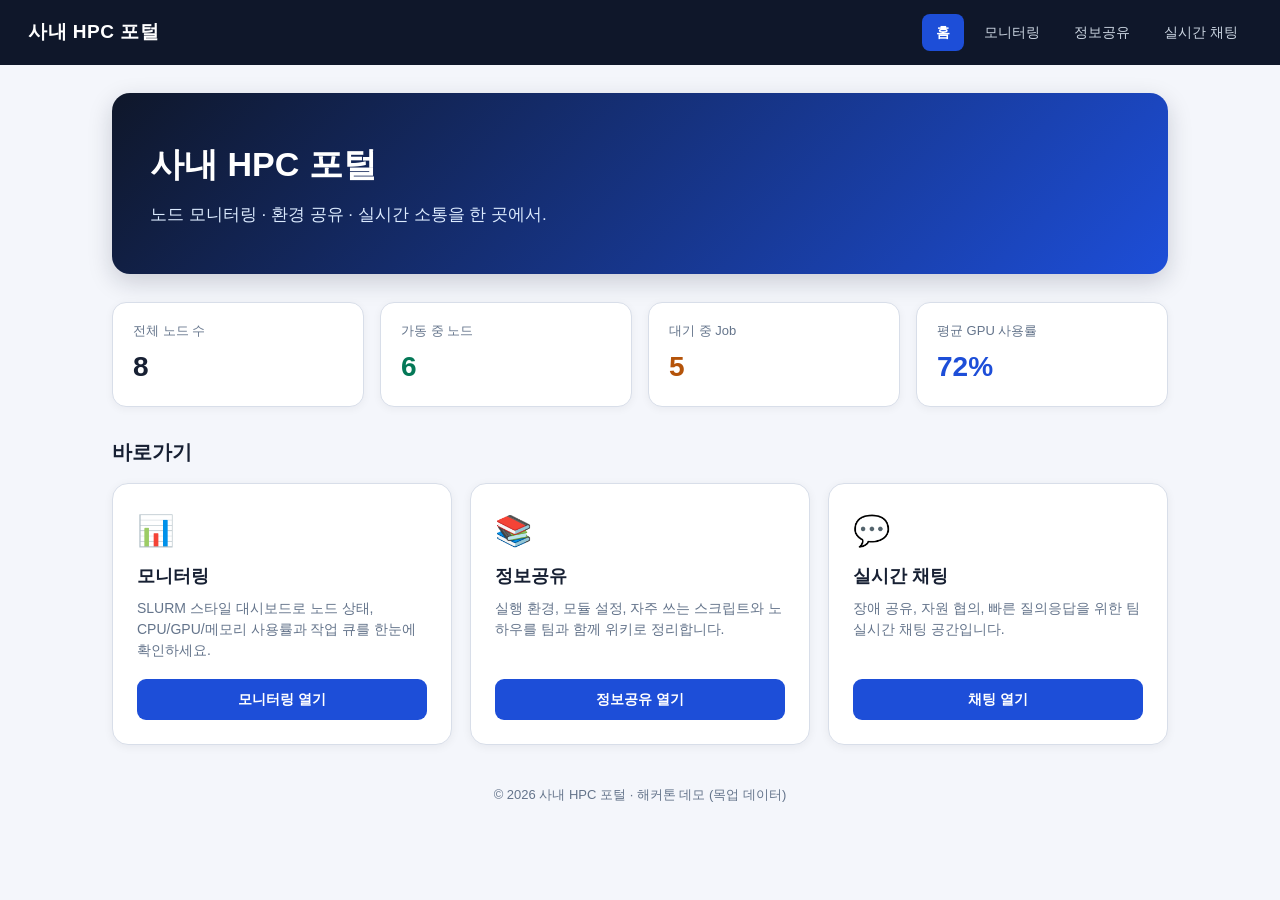
<file: 00_plan/dev_part/index.html>
<!DOCTYPE html>
<html lang="ko">
<head>
<meta charset="UTF-8">
<meta name="viewport" content="width=device-width, initial-scale=1.0">
<title>사내 HPC 포털 - 홈</title>
<style>
  :root{
    --bg:#f4f6fb; --paper:#ffffff; --ink:#172033; --muted:#64748b;
    --line:#d8dee9; --blue:#1d4ed8; --navy:#0f172a; --green:#047857;
    --orange:#b45309; --red:#b91c1c;
  }
  *{box-sizing:border-box;}
  body{
    margin:0; background:var(--bg); color:var(--ink);
    font-family:"Malgun Gothic","Apple SD Gothic Neo",Arial,sans-serif;
    line-height:1.5;
  }
  a{text-decoration:none;color:inherit;}
  .nav{
    background:var(--navy); color:#fff; display:flex; align-items:center;
    justify-content:space-between; padding:14px 28px; flex-wrap:wrap; gap:10px;
  }
  .nav .brand{font-size:19px;font-weight:700;letter-spacing:.5px;}
  .nav .menu{display:flex;gap:6px;flex-wrap:wrap;}
  .nav .menu a{
    padding:8px 14px;border-radius:8px;color:#cbd5e1;font-size:14px;
    transition:.15s;
  }
  .nav .menu a:hover{background:rgba(255,255,255,.1);color:#fff;}
  .nav .menu a.active{background:var(--blue);color:#fff;font-weight:600;}
  .wrap{max-width:1100px;margin:0 auto;padding:28px 22px 60px;}
  .hero{
    background:linear-gradient(135deg,#0f172a 0%,#1d4ed8 100%);
    color:#fff;border-radius:18px;padding:46px 38px;margin-bottom:28px;
    box-shadow:0 8px 24px rgba(15,23,42,.18);
  }
  .hero h1{margin:0 0 12px;font-size:34px;}
  .hero p{margin:0;font-size:17px;color:#dbeafe;}
  .kpi-row{display:grid;grid-template-columns:repeat(4,1fr);gap:16px;margin-bottom:30px;}
  .kpi{
    background:var(--paper);border:1px solid var(--line);border-radius:14px;
    padding:18px 20px;box-shadow:0 2px 8px rgba(15,23,42,.05);
  }
  .kpi .label{font-size:13px;color:var(--muted);margin-bottom:6px;}
  .kpi .value{font-size:28px;font-weight:700;}
  .kpi .value.green{color:var(--green);}
  .kpi .value.orange{color:var(--orange);}
  .kpi .value.blue{color:var(--blue);}
  .sec-title{font-size:20px;font-weight:700;margin:0 0 16px;}
  .cards{display:grid;grid-template-columns:repeat(3,1fr);gap:18px;}
  .card{
    background:var(--paper);border:1px solid var(--line);border-radius:16px;
    padding:24px;box-shadow:0 2px 10px rgba(15,23,42,.06);
    display:flex;flex-direction:column;
  }
  .card .ico{font-size:30px;margin-bottom:10px;}
  .card h3{margin:0 0 8px;font-size:18px;}
  .card p{margin:0 0 18px;color:var(--muted);font-size:14px;flex:1;}
  .btn{
    display:inline-block;text-align:center;background:var(--blue);color:#fff;
    padding:10px 16px;border-radius:9px;font-size:14px;font-weight:600;
    transition:.15s;
  }
  .btn:hover{background:#163fb8;}
  footer{text-align:center;color:var(--muted);font-size:13px;margin-top:40px;}
  @media(max-width:860px){
    .kpi-row{grid-template-columns:repeat(2,1fr);}
    .cards{grid-template-columns:1fr;}
    .hero h1{font-size:26px;}
  }
</style>
</head>
<body>
  <nav class="nav">
    <div class="brand">사내 HPC 포털</div>
    <div class="menu">
      <a href="index.html" class="active">홈</a>
      <a href="monitoring.html">모니터링</a>
      <a href="wiki.html">정보공유</a>
      <a href="chat.html">실시간 채팅</a>
    </div>
  </nav>

  <div class="wrap">
    <section class="hero">
      <h1>사내 HPC 포털</h1>
      <p>노드 모니터링 · 환경 공유 · 실시간 소통을 한 곳에서.</p>
    </section>

    <div class="kpi-row">
      <div class="kpi"><div class="label">전체 노드 수</div><div class="value">8</div></div>
      <div class="kpi"><div class="label">가동 중 노드</div><div class="value green">6</div></div>
      <div class="kpi"><div class="label">대기 중 Job</div><div class="value orange">5</div></div>
      <div class="kpi"><div class="label">평균 GPU 사용률</div><div class="value blue">72%</div></div>
    </div>

    <h2 class="sec-title">바로가기</h2>
    <div class="cards">
      <div class="card">
        <div class="ico">📊</div>
        <h3>모니터링</h3>
        <p>SLURM 스타일 대시보드로 노드 상태, CPU/GPU/메모리 사용률과 작업 큐를 한눈에 확인하세요.</p>
        <a class="btn" href="monitoring.html">모니터링 열기</a>
      </div>
      <div class="card">
        <div class="ico">📚</div>
        <h3>정보공유</h3>
        <p>실행 환경, 모듈 설정, 자주 쓰는 스크립트와 노하우를 팀과 함께 위키로 정리합니다.</p>
        <a class="btn" href="wiki.html">정보공유 열기</a>
      </div>
      <div class="card">
        <div class="ico">💬</div>
        <h3>실시간 채팅</h3>
        <p>장애 공유, 자원 협의, 빠른 질의응답을 위한 팀 실시간 채팅 공간입니다.</p>
        <a class="btn" href="chat.html">채팅 열기</a>
      </div>
    </div>

    <footer>© 2026 사내 HPC 포털 · 해커톤 데모 (목업 데이터)</footer>
  </div>
</body>
</html>
</file>
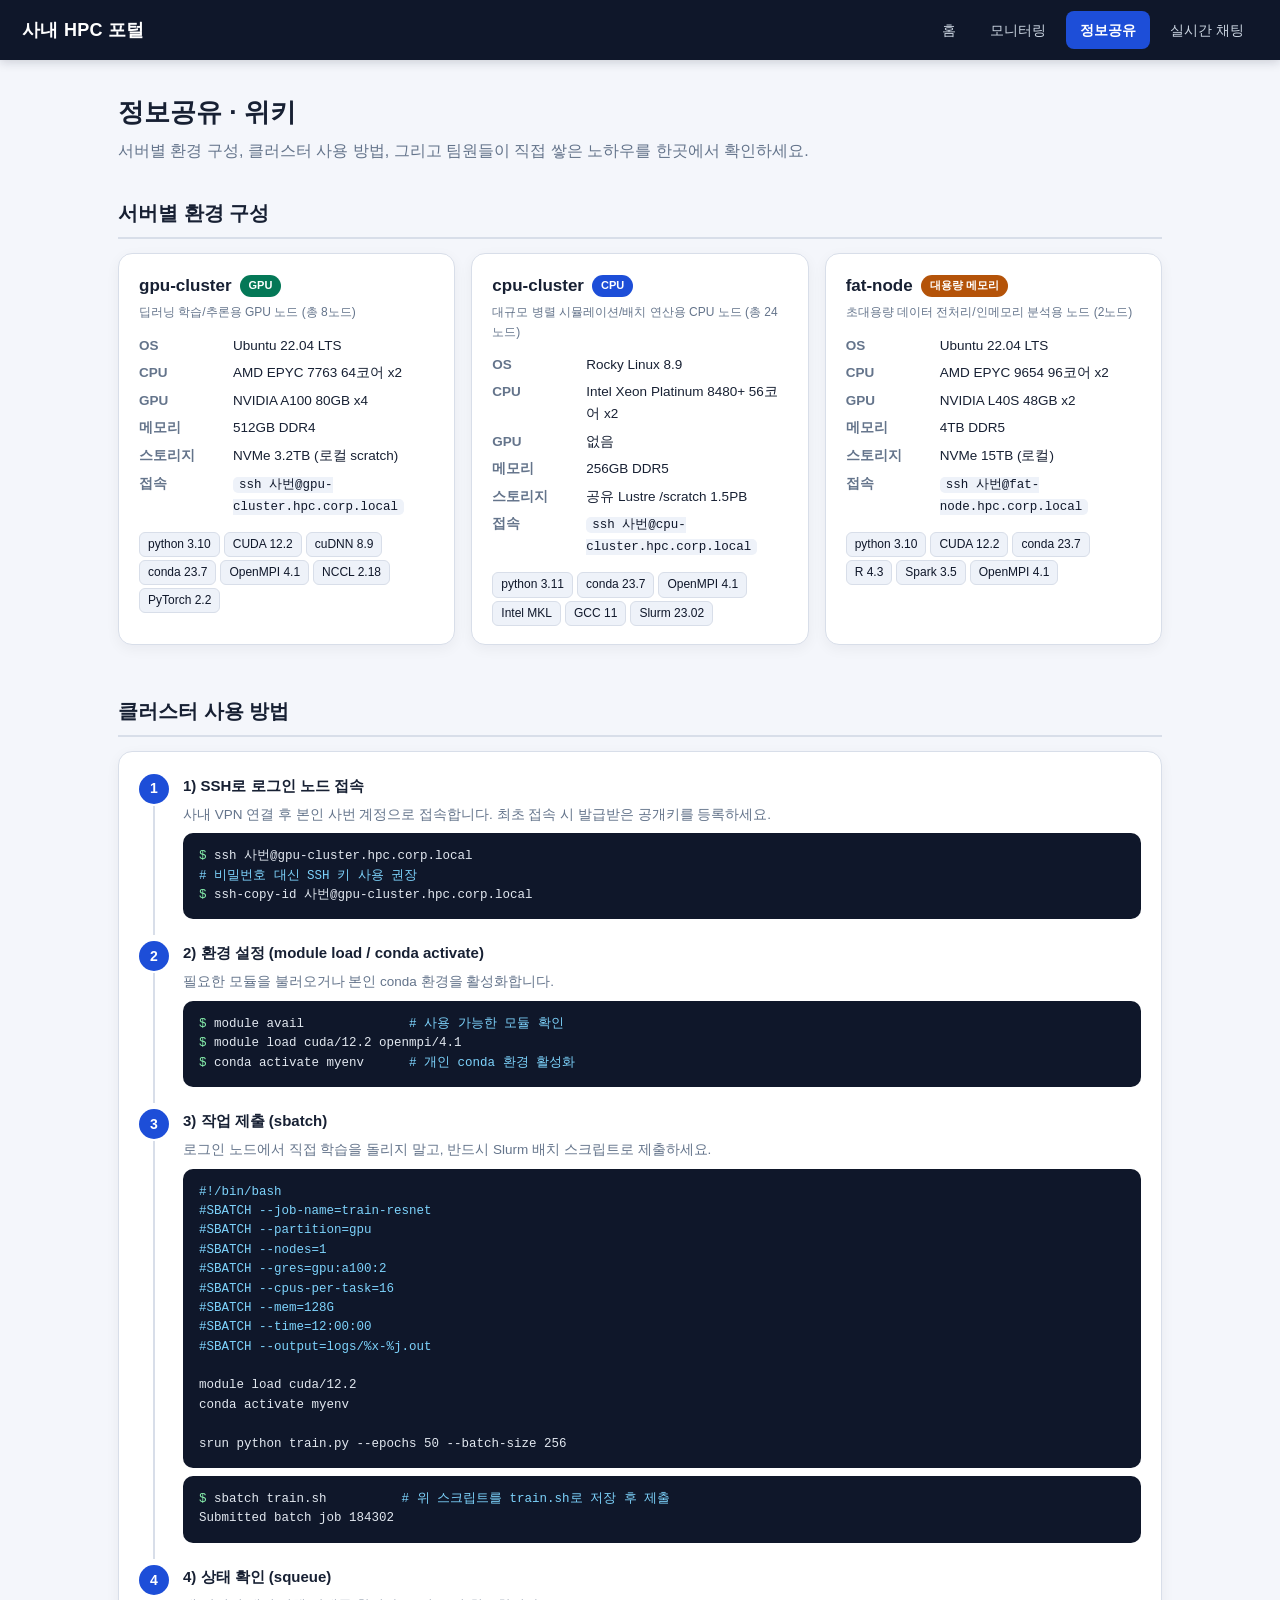
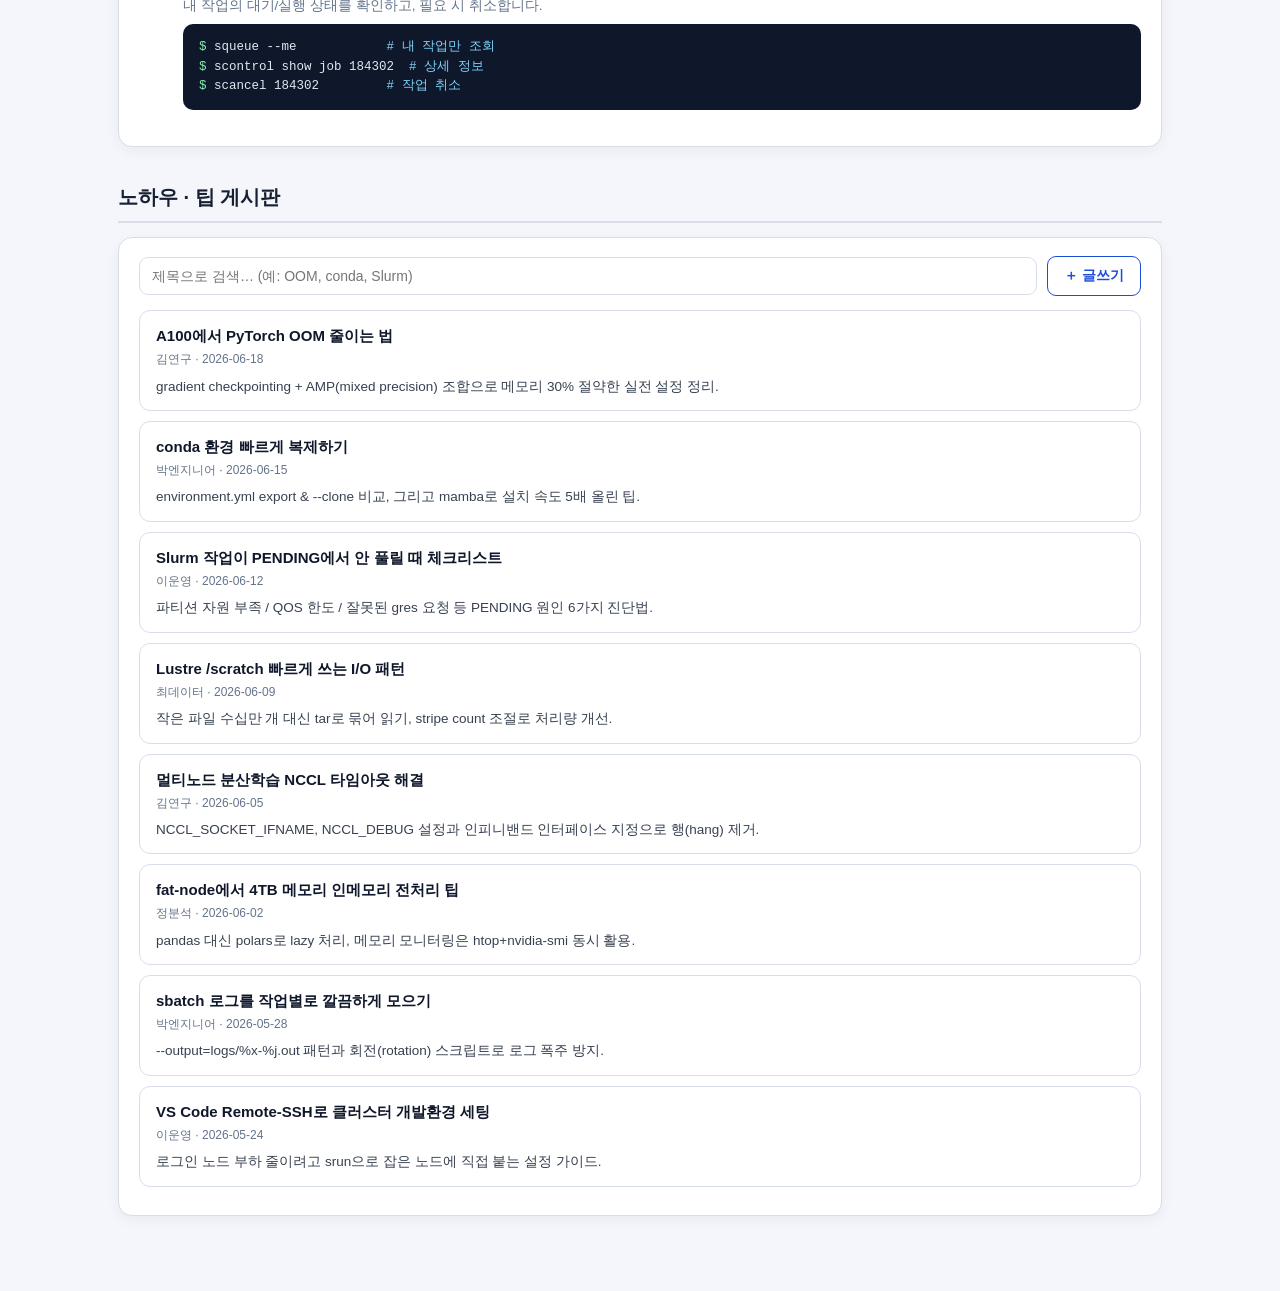
<file: 00_plan/userA_part/wiki.html>
<!DOCTYPE html>
<html lang="ko">
<head>
<meta charset="UTF-8" />
<meta name="viewport" content="width=device-width, initial-scale=1.0" />
<title>정보공유 · 사내 HPC 포털</title>
<style>
  :root{
    --bg:#f4f6fb; --paper:#ffffff; --ink:#172033; --muted:#64748b;
    --line:#d8dee9; --blue:#1d4ed8; --navy:#0f172a; --green:#047857; --orange:#b45309;
  }
  *{ box-sizing:border-box; }
  body{
    margin:0; background:var(--bg); color:var(--ink);
    font-family:"Malgun Gothic","Apple SD Gothic Neo",Arial,sans-serif;
    line-height:1.6;
  }
  .nav{
    background:var(--navy); color:#fff; display:flex; align-items:center;
    justify-content:space-between; padding:0 22px; height:60px; position:sticky; top:0; z-index:50;
    box-shadow:0 2px 10px rgba(15,23,42,.18);
  }
  .nav .brand{ font-size:18px; font-weight:700; letter-spacing:.3px; }
  .nav .menu{ display:flex; gap:6px; flex-wrap:wrap; }
  .nav .menu a{
    color:#cbd5e1; text-decoration:none; padding:8px 14px; border-radius:8px;
    font-size:14px; transition:.15s;
  }
  .nav .menu a:hover{ background:rgba(255,255,255,.08); color:#fff; }
  .nav .menu a.active{ background:var(--blue); color:#fff; font-weight:600; }

  .wrap{ max-width:1080px; margin:0 auto; padding:26px 18px 60px; }
  .page-head h1{ margin:6px 0 4px; font-size:26px; }
  .page-head p{ margin:0; color:var(--muted); }
  h2.section{ font-size:20px; margin:34px 0 14px; padding-bottom:8px; border-bottom:2px solid var(--line); }

  .card{
    background:var(--paper); border:1px solid var(--line); border-radius:14px;
    box-shadow:0 4px 14px rgba(15,23,42,.05); padding:18px 20px; margin-bottom:16px;
  }
  .servers{ display:grid; grid-template-columns:repeat(auto-fit,minmax(300px,1fr)); gap:16px; }
  .server-card h3{ margin:0 0 4px; font-size:17px; display:flex; align-items:center; gap:8px; }
  .badge{ font-size:11px; padding:2px 9px; border-radius:999px; color:#fff; font-weight:600; }
  .b-gpu{ background:var(--green); }
  .b-cpu{ background:var(--blue); }
  .b-fat{ background:var(--orange); }
  .server-card .sub{ color:var(--muted); font-size:12px; margin:0 0 12px; }
  dl.spec{ margin:0; display:grid; grid-template-columns:84px 1fr; gap:6px 10px; font-size:13.5px; }
  dl.spec dt{ color:var(--muted); font-weight:600; }
  dl.spec dd{ margin:0; }
  code.inline{ background:#eef2f9; padding:1px 6px; border-radius:5px; font-size:12.5px; color:var(--navy); }
  .mods span{
    display:inline-block; background:#eef2f9; color:var(--navy); border:1px solid var(--line);
    border-radius:6px; padding:2px 8px; font-size:12px; margin:3px 4px 0 0;
  }

  ol.steps{ margin:0; padding-left:0; list-style:none; counter-reset:step; }
  ol.steps > li{ position:relative; padding:0 0 18px 44px; }
  ol.steps > li:before{
    counter-increment:step; content:counter(step);
    position:absolute; left:0; top:0; width:30px; height:30px; border-radius:50%;
    background:var(--blue); color:#fff; font-weight:700; display:flex; align-items:center; justify-content:center; font-size:14px;
  }
  ol.steps > li:not(:last-child):after{
    content:""; position:absolute; left:14px; top:32px; bottom:2px; width:2px; background:var(--line);
  }
  ol.steps h4{ margin:4px 0 6px; font-size:15px; }
  pre{
    background:var(--navy); color:#e2e8f0; padding:14px 16px; border-radius:10px;
    overflow:auto; font-size:12.5px; line-height:1.55; margin:8px 0 0;
    font-family:Consolas,"Courier New",monospace;
  }
  pre .cm{ color:#7dd3fc; }
  pre .pr{ color:#86efac; }

  .board-tools{ display:flex; gap:10px; flex-wrap:wrap; align-items:center; margin-bottom:14px; }
  .board-tools input[type=text]{
    flex:1; min-width:200px; padding:10px 12px; border:1px solid var(--line); border-radius:9px; font-size:14px;
  }
  .btn{
    border:none; background:var(--blue); color:#fff; padding:10px 16px; border-radius:9px;
    font-size:14px; font-weight:600; cursor:pointer;
  }
  .btn:hover{ filter:brightness(.94); }
  .btn.ghost{ background:#fff; color:var(--blue); border:1px solid var(--blue); }

  #writeForm{ display:none; gap:10px; flex-direction:column; margin-bottom:16px; }
  #writeForm.open{ display:flex; }
  #writeForm input, #writeForm textarea{
    width:100%; padding:10px 12px; border:1px solid var(--line); border-radius:9px; font-size:14px; font-family:inherit;
  }
  #writeForm .row{ display:flex; gap:10px; flex-wrap:wrap; }
  #writeForm .row input{ flex:1; min-width:140px; }

  ul.posts{ list-style:none; margin:0; padding:0; }
  ul.posts li{
    border:1px solid var(--line); border-radius:11px; padding:13px 16px; margin-bottom:10px; background:var(--paper);
    transition:.12s;
  }
  ul.posts li:hover{ box-shadow:0 4px 12px rgba(15,23,42,.07); }
  ul.posts .ptitle{ font-weight:600; font-size:15px; color:var(--navy); }
  ul.posts .meta{ color:var(--muted); font-size:12px; margin:2px 0 6px; }
  ul.posts .summary{ font-size:13.5px; color:#374151; }
  .empty{ color:var(--muted); font-size:14px; padding:14px; text-align:center; }

  @media (max-width:560px){
    .nav{ height:auto; flex-direction:column; align-items:flex-start; padding:10px 16px; gap:8px; }
    dl.spec{ grid-template-columns:74px 1fr; }
  }
</style>
</head>
<body>
  <nav class="nav">
    <div class="brand">사내 HPC 포털</div>
    <div class="menu">
      <a href="index.html">홈</a>
      <a href="monitoring.html">모니터링</a>
      <a href="wiki.html" class="active">정보공유</a>
      <a href="chat.html">실시간 채팅</a>
    </div>
  </nav>

  <div class="wrap">
    <div class="page-head">
      <h1>정보공유 · 위키</h1>
      <p>서버별 환경 구성, 클러스터 사용 방법, 그리고 팀원들이 직접 쌓은 노하우를 한곳에서 확인하세요.</p>
    </div>

    <h2 class="section">서버별 환경 구성</h2>
    <div class="servers">

      <div class="card server-card">
        <h3>gpu-cluster <span class="badge b-gpu">GPU</span></h3>
        <p class="sub">딥러닝 학습/추론용 GPU 노드 (총 8노드)</p>
        <dl class="spec">
          <dt>OS</dt><dd>Ubuntu 22.04 LTS</dd>
          <dt>CPU</dt><dd>AMD EPYC 7763 64코어 x2</dd>
          <dt>GPU</dt><dd>NVIDIA A100 80GB x4</dd>
          <dt>메모리</dt><dd>512GB DDR4</dd>
          <dt>스토리지</dt><dd>NVMe 3.2TB (로컬 scratch)</dd>
          <dt>접속</dt><dd><code class="inline">ssh 사번@gpu-cluster.hpc.corp.local</code></dd>
        </dl>
        <div class="mods" style="margin-top:12px;">
          <span>python 3.10</span><span>CUDA 12.2</span><span>cuDNN 8.9</span>
          <span>conda 23.7</span><span>OpenMPI 4.1</span><span>NCCL 2.18</span><span>PyTorch 2.2</span>
        </div>
      </div>

      <div class="card server-card">
        <h3>cpu-cluster <span class="badge b-cpu">CPU</span></h3>
        <p class="sub">대규모 병렬 시뮬레이션/배치 연산용 CPU 노드 (총 24노드)</p>
        <dl class="spec">
          <dt>OS</dt><dd>Rocky Linux 8.9</dd>
          <dt>CPU</dt><dd>Intel Xeon Platinum 8480+ 56코어 x2</dd>
          <dt>GPU</dt><dd>없음</dd>
          <dt>메모리</dt><dd>256GB DDR5</dd>
          <dt>스토리지</dt><dd>공유 Lustre /scratch 1.5PB</dd>
          <dt>접속</dt><dd><code class="inline">ssh 사번@cpu-cluster.hpc.corp.local</code></dd>
        </dl>
        <div class="mods" style="margin-top:12px;">
          <span>python 3.11</span><span>conda 23.7</span><span>OpenMPI 4.1</span>
          <span>Intel MKL</span><span>GCC 11</span><span>Slurm 23.02</span>
        </div>
      </div>

      <div class="card server-card">
        <h3>fat-node <span class="badge b-fat">대용량 메모리</span></h3>
        <p class="sub">초대용량 데이터 전처리/인메모리 분석용 노드 (2노드)</p>
        <dl class="spec">
          <dt>OS</dt><dd>Ubuntu 22.04 LTS</dd>
          <dt>CPU</dt><dd>AMD EPYC 9654 96코어 x2</dd>
          <dt>GPU</dt><dd>NVIDIA L40S 48GB x2</dd>
          <dt>메모리</dt><dd>4TB DDR5</dd>
          <dt>스토리지</dt><dd>NVMe 15TB (로컬)</dd>
          <dt>접속</dt><dd><code class="inline">ssh 사번@fat-node.hpc.corp.local</code></dd>
        </dl>
        <div class="mods" style="margin-top:12px;">
          <span>python 3.10</span><span>CUDA 12.2</span><span>conda 23.7</span>
          <span>R 4.3</span><span>Spark 3.5</span><span>OpenMPI 4.1</span>
        </div>
      </div>

    </div>

    <h2 class="section">클러스터 사용 방법</h2>
    <div class="card">
      <ol class="steps">
        <li>
          <h4>1) SSH로 로그인 노드 접속</h4>
          <p style="margin:0; color:var(--muted); font-size:13.5px;">사내 VPN 연결 후 본인 사번 계정으로 접속합니다. 최초 접속 시 발급받은 공개키를 등록하세요.</p>
<pre><span class="pr">$</span> ssh 사번@gpu-cluster.hpc.corp.local
<span class="cm"># 비밀번호 대신 SSH 키 사용 권장</span>
<span class="pr">$</span> ssh-copy-id 사번@gpu-cluster.hpc.corp.local</pre>
        </li>
        <li>
          <h4>2) 환경 설정 (module load / conda activate)</h4>
          <p style="margin:0; color:var(--muted); font-size:13.5px;">필요한 모듈을 불러오거나 본인 conda 환경을 활성화합니다.</p>
<pre><span class="pr">$</span> module avail              <span class="cm"># 사용 가능한 모듈 확인</span>
<span class="pr">$</span> module load cuda/12.2 openmpi/4.1
<span class="pr">$</span> conda activate myenv      <span class="cm"># 개인 conda 환경 활성화</span></pre>
        </li>
        <li>
          <h4>3) 작업 제출 (sbatch)</h4>
          <p style="margin:0; color:var(--muted); font-size:13.5px;">로그인 노드에서 직접 학습을 돌리지 말고, 반드시 Slurm 배치 스크립트로 제출하세요.</p>
<pre><span class="cm">#!/bin/bash</span>
<span class="cm">#SBATCH --job-name=train-resnet</span>
<span class="cm">#SBATCH --partition=gpu</span>
<span class="cm">#SBATCH --nodes=1</span>
<span class="cm">#SBATCH --gres=gpu:a100:2</span>
<span class="cm">#SBATCH --cpus-per-task=16</span>
<span class="cm">#SBATCH --mem=128G</span>
<span class="cm">#SBATCH --time=12:00:00</span>
<span class="cm">#SBATCH --output=logs/%x-%j.out</span>

module load cuda/12.2
conda activate myenv

srun python train.py --epochs 50 --batch-size 256</pre>
<pre><span class="pr">$</span> sbatch train.sh          <span class="cm"># 위 스크립트를 train.sh로 저장 후 제출</span>
Submitted batch job 184302</pre>
        </li>
        <li>
          <h4>4) 상태 확인 (squeue)</h4>
          <p style="margin:0; color:var(--muted); font-size:13.5px;">내 작업의 대기/실행 상태를 확인하고, 필요 시 취소합니다.</p>
<pre><span class="pr">$</span> squeue --me            <span class="cm"># 내 작업만 조회</span>
<span class="pr">$</span> scontrol show job 184302  <span class="cm"># 상세 정보</span>
<span class="pr">$</span> scancel 184302         <span class="cm"># 작업 취소</span></pre>
        </li>
      </ol>
    </div>

    <h2 class="section">노하우 · 팁 게시판</h2>
    <div class="card">
      <div class="board-tools">
        <input type="text" id="searchInput" placeholder="제목으로 검색… (예: OOM, conda, Slurm)" />
        <button class="btn ghost" id="toggleWrite">＋ 글쓰기</button>
      </div>

      <form id="writeForm" autocomplete="off">
        <input type="text" id="newTitle" placeholder="제목" />
        <div class="row">
          <input type="text" id="newAuthor" placeholder="작성자" />
        </div>
        <textarea id="newSummary" rows="2" placeholder="짧은 요약"></textarea>
        <div class="row">
          <button type="submit" class="btn">등록</button>
          <button type="button" class="btn ghost" id="cancelWrite">취소</button>
        </div>
      </form>

      <ul class="posts" id="postList"></ul>
      <div class="empty" id="emptyMsg" style="display:none;">검색 결과가 없습니다.</div>
    </div>
  </div>

<script>
  var posts = [
    { title:"A100에서 PyTorch OOM 줄이는 법", author:"김연구", date:"2026-06-18",
      summary:"gradient checkpointing + AMP(mixed precision) 조합으로 메모리 30% 절약한 실전 설정 정리." },
    { title:"conda 환경 빠르게 복제하기", author:"박엔지니어", date:"2026-06-15",
      summary:"environment.yml export & --clone 비교, 그리고 mamba로 설치 속도 5배 올린 팁." },
    { title:"Slurm 작업이 PENDING에서 안 풀릴 때 체크리스트", author:"이운영", date:"2026-06-12",
      summary:"파티션 자원 부족 / QOS 한도 / 잘못된 gres 요청 등 PENDING 원인 6가지 진단법." },
    { title:"Lustre /scratch 빠르게 쓰는 I/O 패턴", author:"최데이터", date:"2026-06-09",
      summary:"작은 파일 수십만 개 대신 tar로 묶어 읽기, stripe count 조절로 처리량 개선." },
    { title:"멀티노드 분산학습 NCCL 타임아웃 해결", author:"김연구", date:"2026-06-05",
      summary:"NCCL_SOCKET_IFNAME, NCCL_DEBUG 설정과 인피니밴드 인터페이스 지정으로 행(hang) 제거." },
    { title:"fat-node에서 4TB 메모리 인메모리 전처리 팁", author:"정분석", date:"2026-06-02",
      summary:"pandas 대신 polars로 lazy 처리, 메모리 모니터링은 htop+nvidia-smi 동시 활용." },
    { title:"sbatch 로그를 작업별로 깔끔하게 모으기", author:"박엔지니어", date:"2026-05-28",
      summary:"--output=logs/%x-%j.out 패턴과 회전(rotation) 스크립트로 로그 폭주 방지." },
    { title:"VS Code Remote-SSH로 클러스터 개발환경 세팅", author:"이운영", date:"2026-05-24",
      summary:"로그인 노드 부하 줄이려고 srun으로 잡은 노드에 직접 붙는 설정 가이드." }
  ];

  var listEl   = document.getElementById("postList");
  var emptyMsg = document.getElementById("emptyMsg");
  var searchEl = document.getElementById("searchInput");

  function render(){
    var q = (searchEl.value || "").trim().toLowerCase();
    var filtered = posts.filter(function(p){
      return p.title.toLowerCase().indexOf(q) !== -1;
    });
    listEl.innerHTML = "";
    if(filtered.length === 0){
      emptyMsg.style.display = "block";
      return;
    }
    emptyMsg.style.display = "none";
    filtered.forEach(function(p){
      var li = document.createElement("li");
      li.innerHTML =
        '<div class="ptitle"></div>' +
        '<div class="meta"></div>' +
        '<div class="summary"></div>';
      li.querySelector(".ptitle").textContent  = p.title;
      li.querySelector(".meta").textContent    = p.author + " · " + p.date;
      li.querySelector(".summary").textContent = p.summary;
      listEl.appendChild(li);
    });
  }

  searchEl.addEventListener("input", render);

  var form = document.getElementById("writeForm");
  document.getElementById("toggleWrite").addEventListener("click", function(){
    form.classList.toggle("open");
  });
  document.getElementById("cancelWrite").addEventListener("click", function(){
    form.classList.remove("open");
  });

  form.addEventListener("submit", function(e){
    e.preventDefault();
    var t = document.getElementById("newTitle").value.trim();
    var a = document.getElementById("newAuthor").value.trim();
    var s = document.getElementById("newSummary").value.trim();
    if(!t){ alert("제목을 입력하세요."); return; }
    var today = new Date().toISOString().slice(0,10);
    posts.unshift({ title:t, author:a || "익명", date:today, summary:s || "(요약 없음)" });
    document.getElementById("newTitle").value = "";
    document.getElementById("newAuthor").value = "";
    document.getElementById("newSummary").value = "";
    searchEl.value = "";
    form.classList.remove("open");
    render();
  });

  render();
</script>
</body>
</html>
</file>
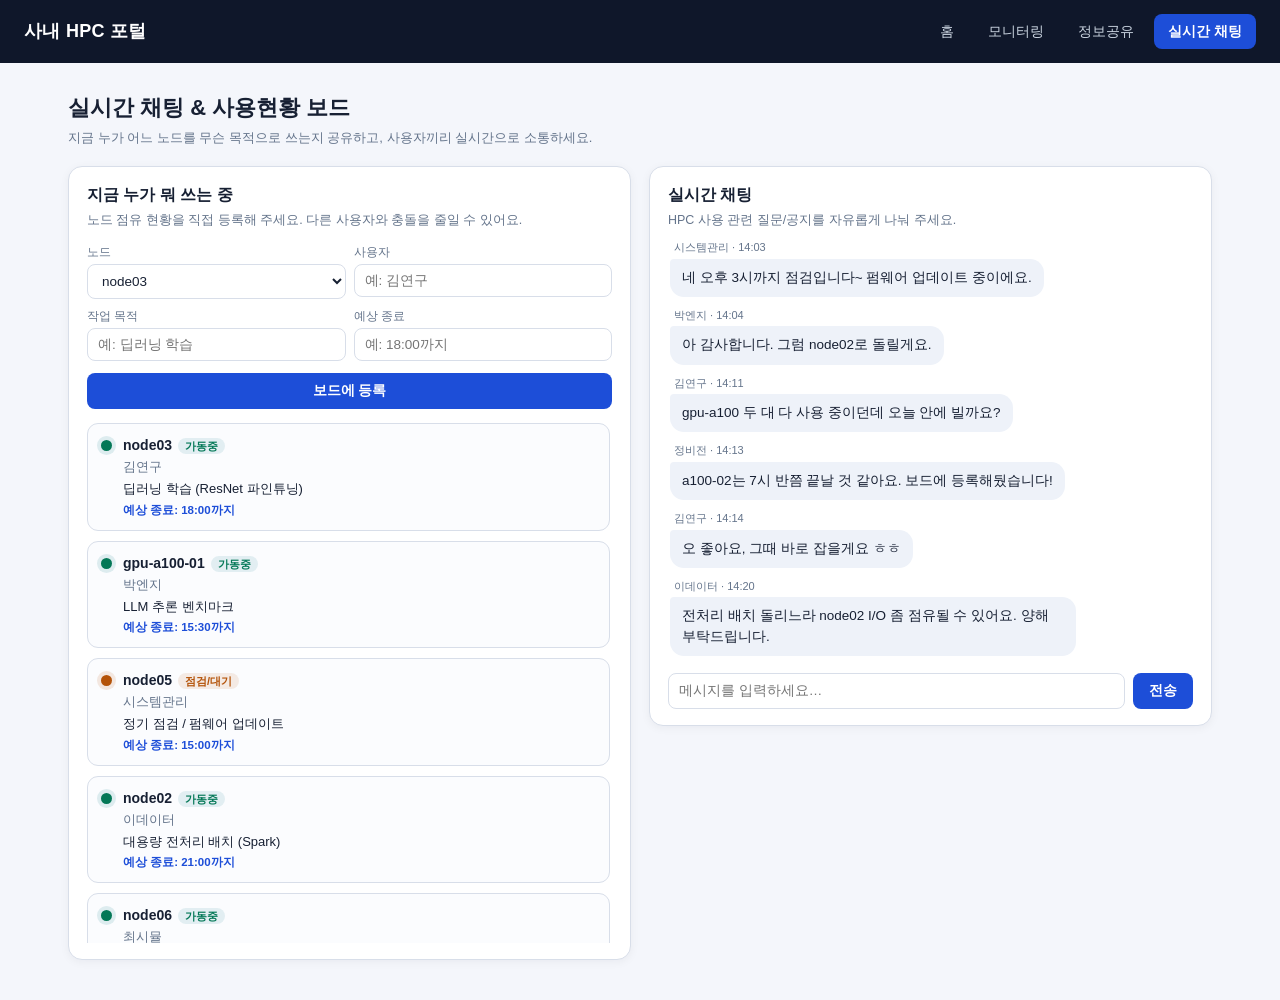
<file: 00_plan/userB_part/chat.html>
<!DOCTYPE html>
<html lang="ko">
<head>
<meta charset="UTF-8">
<meta name="viewport" content="width=device-width, initial-scale=1.0">
<title>실시간 채팅 · 사내 HPC 포털</title>
<style>
  :root{
    --bg:#f4f6fb; --paper:#ffffff; --ink:#172033; --muted:#64748b;
    --line:#d8dee9; --blue:#1d4ed8; --navy:#0f172a; --green:#047857; --orange:#b45309;
  }
  *{box-sizing:border-box;}
  body{
    margin:0; background:var(--bg); color:var(--ink);
    font-family:"Malgun Gothic","Apple SD Gothic Neo",Arial,sans-serif;
    line-height:1.5;
  }
  /* ===== 네비게이션 ===== */
  .nav{
    background:var(--navy); color:#fff; display:flex; align-items:center;
    justify-content:space-between; padding:14px 24px; flex-wrap:wrap; gap:10px;
  }
  .nav .brand{font-size:18px; font-weight:700; letter-spacing:.3px;}
  .nav .menu{display:flex; gap:6px; flex-wrap:wrap;}
  .nav .menu a{
    color:#cbd5e1; text-decoration:none; padding:7px 14px; border-radius:8px;
    font-size:14px; transition:background .15s, color .15s;
  }
  .nav .menu a:hover{background:rgba(255,255,255,.1); color:#fff;}
  .nav .menu a.active{background:var(--blue); color:#fff; font-weight:700;}

  /* ===== 레이아웃 ===== */
  .wrap{max-width:1180px; margin:0 auto; padding:22px 18px 40px;}
  .page-title{margin:6px 0 18px; font-size:22px; font-weight:700;}
  .page-title small{display:block; font-size:13px; font-weight:400; color:var(--muted); margin-top:4px;}
  .grid{display:grid; grid-template-columns:minmax(0,1fr) minmax(0,1fr); gap:18px;}
  @media (max-width:880px){ .grid{grid-template-columns:1fr;} }

  .card{
    background:var(--paper); border:1px solid var(--line); border-radius:14px;
    box-shadow:0 2px 10px rgba(15,23,42,.05); padding:16px 18px;
  }
  .card h2{margin:0 0 4px; font-size:16px;}
  .card .sub{color:var(--muted); font-size:12.5px; margin:0 0 14px;}

  /* ===== 등록 폼 ===== */
  .form-row{display:grid; grid-template-columns:1fr 1fr; gap:8px; margin-bottom:8px;}
  .form-row.full{grid-template-columns:1fr;}
  label{font-size:12px; color:var(--muted); display:block; margin-bottom:3px;}
  input, select{
    width:100%; padding:8px 10px; border:1px solid var(--line); border-radius:8px;
    font-family:inherit; font-size:13.5px; color:var(--ink); background:#fff;
  }
  input:focus, select:focus{outline:none; border-color:var(--blue);}
  .btn{
    border:none; border-radius:8px; padding:9px 16px; font-size:13.5px; cursor:pointer;
    font-family:inherit; font-weight:600; background:var(--blue); color:#fff;
  }
  .btn:hover{filter:brightness(1.07);}
  .btn.full{width:100%; margin-top:4px;}

  /* ===== 사용현황 보드 ===== */
  .board-list{display:flex; flex-direction:column; gap:10px; margin-top:14px;
    max-height:520px; overflow-y:auto; padding-right:2px;}
  .usage{
    border:1px solid var(--line); border-radius:11px; padding:11px 13px;
    display:flex; align-items:flex-start; gap:11px; background:#fbfcfe;
  }
  .usage .dot{width:11px; height:11px; border-radius:50%; margin-top:5px; flex:none;
    background:var(--green); box-shadow:0 0 0 4px rgba(4,120,135,.12);}
  .usage.queued .dot{background:var(--orange); box-shadow:0 0 0 4px rgba(180,83,9,.12);}
  .usage .info{flex:1; min-width:0;}
  .usage .node{font-weight:700; font-size:14px;}
  .usage .node .badge{
    font-size:11px; font-weight:600; color:var(--green); margin-left:6px;
    background:rgba(4,120,135,.10); padding:2px 7px; border-radius:20px;
  }
  .usage.queued .node .badge{color:var(--orange); background:rgba(180,83,9,.10);}
  .usage .who{font-size:12.5px; color:var(--muted); margin:2px 0;}
  .usage .purpose{font-size:13px;}
  .usage .eta{font-size:11.5px; color:var(--blue); margin-top:3px; font-weight:600;}

  /* ===== 채팅 ===== */
  .chat-box{display:flex; flex-direction:column; height:560px;}
  .messages{flex:1; overflow-y:auto; padding:4px 2px; display:flex; flex-direction:column; gap:10px;}
  .msg{max-width:78%; display:flex; flex-direction:column;}
  .msg .meta{font-size:11px; color:var(--muted); margin:0 4px 3px;}
  .msg .bubble{padding:9px 12px; border-radius:14px; font-size:13.5px; word-break:break-word;}
  .msg.them{align-self:flex-start; align-items:flex-start;}
  .msg.them .bubble{background:#eef2f9; color:var(--ink); border-top-left-radius:4px;}
  .msg.me{align-self:flex-end; align-items:flex-end;}
  .msg.me .meta{text-align:right;}
  .msg.me .bubble{background:var(--blue); color:#fff; border-top-right-radius:4px;}
  .chat-input{display:flex; gap:8px; margin-top:12px;}
  .chat-input input{flex:1;}
</style>
</head>
<body>
  <nav class="nav">
    <div class="brand">사내 HPC 포털</div>
    <div class="menu">
      <a href="index.html">홈</a>
      <a href="monitoring.html">모니터링</a>
      <a href="wiki.html">정보공유</a>
      <a href="chat.html" class="active">실시간 채팅</a>
    </div>
  </nav>

  <div class="wrap">
    <h1 class="page-title">실시간 채팅 &amp; 사용현황 보드
      <small>지금 누가 어느 노드를 무슨 목적으로 쓰는지 공유하고, 사용자끼리 실시간으로 소통하세요.</small>
    </h1>

    <div class="grid">
      <!-- 좌: 사용현황 보드 -->
      <section class="card">
        <h2>지금 누가 뭐 쓰는 중</h2>
        <p class="sub">노드 점유 현황을 직접 등록해 주세요. 다른 사용자와 충돌을 줄일 수 있어요.</p>

        <div class="form-row">
          <div>
            <label for="f-node">노드</label>
            <select id="f-node">
              <option>node01</option><option>node02</option>
              <option selected>node03</option><option>node04</option>
              <option>node05</option><option>node06</option>
              <option>gpu-a100-01</option><option>gpu-a100-02</option>
            </select>
          </div>
          <div>
            <label for="f-user">사용자</label>
            <input id="f-user" type="text" placeholder="예: 김연구">
          </div>
        </div>
        <div class="form-row">
          <div>
            <label for="f-purpose">작업 목적</label>
            <input id="f-purpose" type="text" placeholder="예: 딥러닝 학습">
          </div>
          <div>
            <label for="f-eta">예상 종료</label>
            <input id="f-eta" type="text" placeholder="예: 18:00까지">
          </div>
        </div>
        <button class="btn full" onclick="addUsage()">보드에 등록</button>

        <div class="board-list" id="board"></div>
      </section>

      <!-- 우: 채팅 -->
      <section class="card chat-box">
        <h2>실시간 채팅</h2>
        <p class="sub">HPC 사용 관련 질문/공지를 자유롭게 나눠 주세요.</p>
        <div class="messages" id="messages"></div>
        <div class="chat-input">
          <input id="chat-text" type="text" placeholder="메시지를 입력하세요…" onkeydown="if(event.key==='Enter')sendMsg()">
          <button class="btn" onclick="sendMsg()">전송</button>
        </div>
      </section>
    </div>
  </div>

<script>
  /* ===== 사용현황 보드 목업 ===== */
  const usageData = [
    {node:'node03', user:'김연구', purpose:'딥러닝 학습 (ResNet 파인튜닝)', eta:'18:00까지', status:'run'},
    {node:'gpu-a100-01', user:'박엔지', purpose:'LLM 추론 벤치마크', eta:'15:30까지', status:'run'},
    {node:'node05', user:'시스템관리', purpose:'정기 점검 / 펌웨어 업데이트', eta:'15:00까지', status:'queued'},
    {node:'node02', user:'이데이터', purpose:'대용량 전처리 배치 (Spark)', eta:'21:00까지', status:'run'},
    {node:'node06', user:'최시뮬', purpose:'CFD 유동해석 시뮬레이션', eta:'내일 09:00까지', status:'run'},
    {node:'gpu-a100-02', user:'정비전', purpose:'영상 세그멘테이션 학습', eta:'19:30까지', status:'run'},
  ];

  function renderBoard(){
    const box = document.getElementById('board');
    box.innerHTML = '';
    usageData.forEach(u => box.appendChild(usageNode(u)));
  }
  function usageNode(u){
    const el = document.createElement('div');
    el.className = 'usage' + (u.status==='queued' ? ' queued' : '');
    const badge = u.status==='queued' ? '점검/대기' : '가동중';
    el.innerHTML =
      '<span class="dot"></span>' +
      '<div class="info">' +
        '<div class="node">'+esc(u.node)+'<span class="badge">'+badge+'</span></div>' +
        '<div class="who">'+esc(u.user)+'</div>' +
        '<div class="purpose">'+esc(u.purpose)+'</div>' +
        '<div class="eta">예상 종료: '+esc(u.eta)+'</div>' +
      '</div>';
    return el;
  }
  function addUsage(){
    const node = document.getElementById('f-node').value;
    const user = document.getElementById('f-user').value.trim();
    const purpose = document.getElementById('f-purpose').value.trim();
    const eta = document.getElementById('f-eta').value.trim();
    if(!user || !purpose){ alert('사용자와 작업 목적을 입력해 주세요.'); return; }
    const u = {node, user, purpose, eta: eta || '미정', status:'run'};
    usageData.unshift(u);
    const box = document.getElementById('board');
    box.insertBefore(usageNode(u), box.firstChild);
    document.getElementById('f-user').value='';
    document.getElementById('f-purpose').value='';
    document.getElementById('f-eta').value='';
  }

  /* ===== 채팅 목업 ===== */
  const ME = '나(이서버)';
  const chatData = [
    {from:'박엔지', time:'14:02', text:'node05 지금 점검 중인가요? 작업 올리려는데 응답이 없네요.'},
    {from:'시스템관리', time:'14:03', text:'네 오후 3시까지 점검입니다~ 펌웨어 업데이트 중이에요.'},
    {from:'박엔지', time:'14:04', text:'아 감사합니다. 그럼 node02로 돌릴게요.'},
    {from:'김연구', time:'14:11', text:'gpu-a100 두 대 다 사용 중이던데 오늘 안에 빌까요?'},
    {from:'정비전', time:'14:13', text:'a100-02는 7시 반쯤 끝날 것 같아요. 보드에 등록해뒀습니다!'},
    {from:'김연구', time:'14:14', text:'오 좋아요, 그때 바로 잡을게요 ㅎㅎ'},
    {from:'이데이터', time:'14:20', text:'전처리 배치 돌리느라 node02 I/O 좀 점유될 수 있어요. 양해 부탁드립니다.'},
  ];

  function renderChat(){
    const box = document.getElementById('messages');
    box.innerHTML = '';
    chatData.forEach(m => box.appendChild(msgNode(m)));
    scrollChat();
  }
  function msgNode(m){
    const mine = m.from === ME;
    const el = document.createElement('div');
    el.className = 'msg ' + (mine ? 'me' : 'them');
    el.innerHTML =
      '<div class="meta">'+esc(m.from)+' · '+esc(m.time)+'</div>' +
      '<div class="bubble">'+esc(m.text)+'</div>';
    return el;
  }
  function sendMsg(){
    const inp = document.getElementById('chat-text');
    const text = inp.value.trim();
    if(!text) return;
    const m = {from:ME, time:nowTime(), text};
    chatData.push(m);
    document.getElementById('messages').appendChild(msgNode(m));
    inp.value='';
    scrollChat();
  }

  /* ===== 데모용 자동 도착 메시지 ===== */
  const autoMsgs = [
    {from:'박엔지', text:'node03 학습 끝나면 알려주실 수 있나요? GPU 한 대 급하게 필요해서요.'},
    {from:'최시뮬', text:'CFD 시뮬 내일 아침까지 돌아갑니다~ node06 점유 양해 부탁드려요.'},
    {from:'시스템관리', text:'[공지] 오늘 22시부터 스토리지 백업 작업 예정입니다. I/O 성능 저하 가능.'},
    {from:'이데이터', text:'전처리 배치 방금 끝났어요. node02 이제 여유 있습니다!'},
    {from:'정비전', text:'a100-02 곧 반납합니다. 김연구님 준비해 두세요 :)'},
  ];
  let autoIdx = 0;
  setInterval(() => {
    if(autoIdx >= autoMsgs.length) return;
    const a = autoMsgs[autoIdx++];
    const m = {from:a.from, time:nowTime(), text:a.text};
    chatData.push(m);
    document.getElementById('messages').appendChild(msgNode(m));
    scrollChat();
  }, 12000);

  /* ===== 유틸 ===== */
  function nowTime(){
    const d = new Date();
    return String(d.getHours()).padStart(2,'0')+':'+String(d.getMinutes()).padStart(2,'0');
  }
  function scrollChat(){
    const box = document.getElementById('messages');
    box.scrollTop = box.scrollHeight;
  }
  function esc(s){
    return String(s).replace(/[&<>"']/g, c => ({'&':'&amp;','<':'&lt;','>':'&gt;','"':'&quot;',"'":'&#39;'}[c]));
  }

  renderBoard();
  renderChat();
</script>
</body>
</html>
</file>
